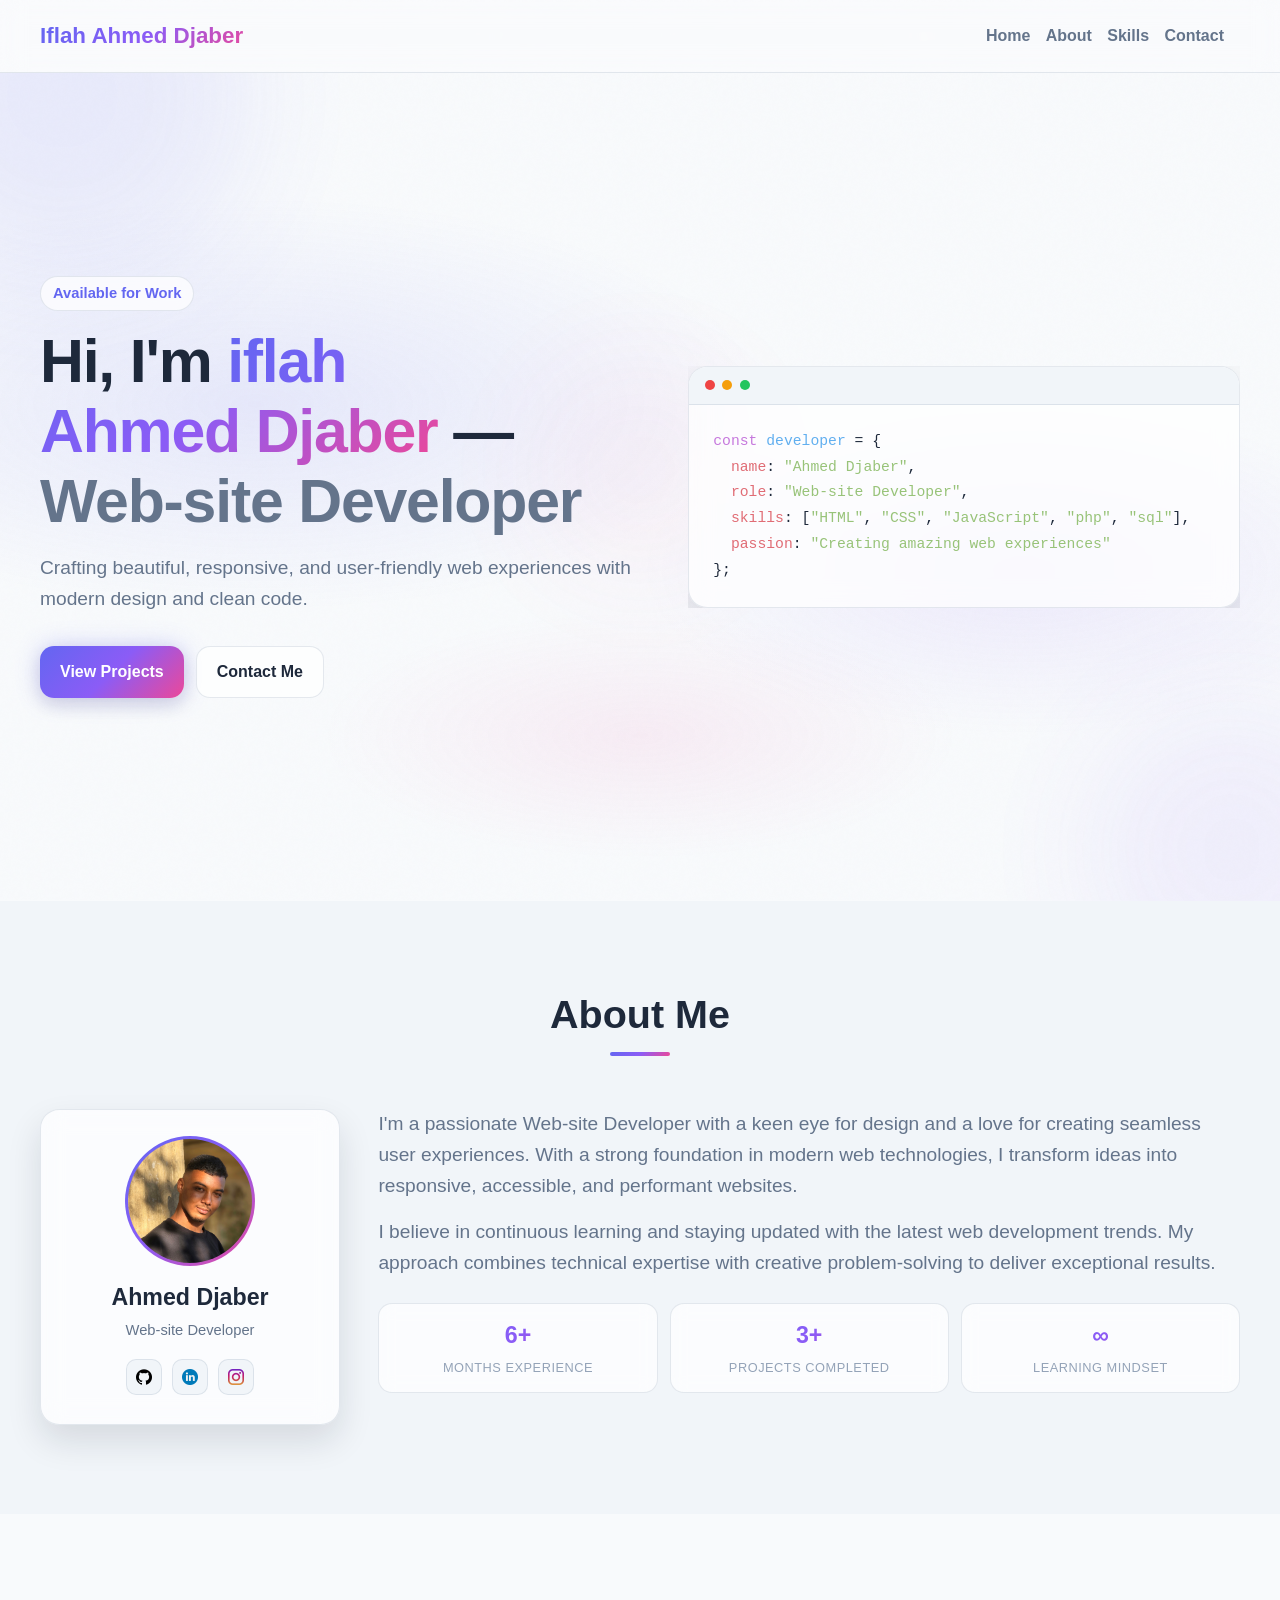
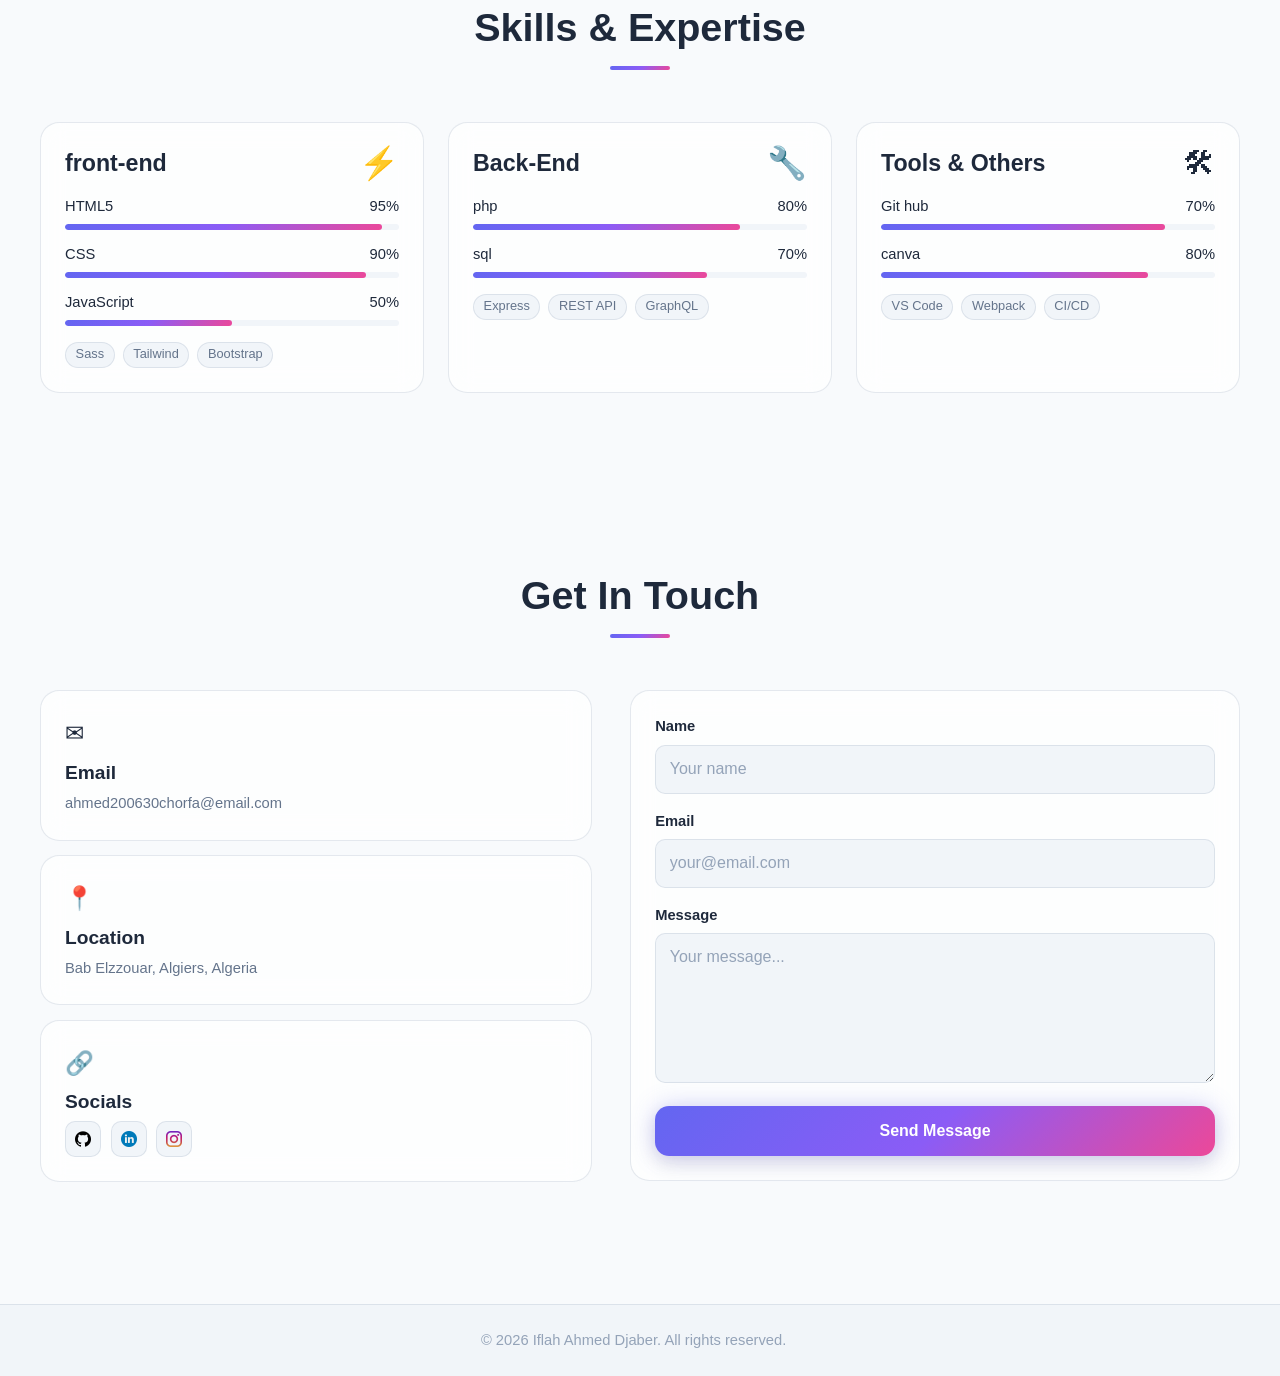
<file: index.html>
<!DOCTYPE html>
<html lang="en">
<head>
    <meta charset="UTF-8">
    <meta name="viewport" content="width=device-width, initial-scale=1.0">
    <title>Ahmed Djaber | Web-site Developer</title>
      <link rel="icon" t href="image/logo adi.svg" />
    <link rel="stylesheet" href="style.css">
</head>
<body>
    <!-- Theme Toggle Checkbox (hidden) -->
    <input type="checkbox" id="theme-toggle" class="theme-toggle">

    <!-- Main Wrapper -->
    <div class="wrapper">
        <!-- Header -->
        <header class="header">
            <div class="container header__container">
                <a href="#home" class="logo">Iflah Ahmed Djaber</a>

                <input type="checkbox" id="mobile-menu" class="mobile-menu-checkbox">

                <nav class="nav">
                    <ul class="nav__list">
                        <li class="nav__item"><a href="#home" class="nav__link">Home</a></li>
                        <li class="nav__item"><a href="#about" class="nav__link">About</a></li>
                        <li class="nav__item"><a href="#skills" class="nav__link">Skills</a></li>
                        <li class="nav__item"><a href="#contact" class="nav__link">Contact</a></li>
                    </ul>
                </nav>

                <!-- Theme Toggle Label -->
                

                <!-- Mobile Menu Toggle -->
                <label for="mobile-menu" class="mobile-menu-label">
                    <span class="hamburger"></span>
                </label>
            </div>
        </header>

        <!-- Main Content -->
        <main class="main">
            <!-- Hero Section -->
            <section id="home" class="hero">
                <div class="hero__bg">
                    <div class="hero__blob hero__blob--1"></div>
                    <div class="hero__blob hero__blob--2"></div>
                    <div class="hero__blob hero__blob--3"></div>
                </div>
                <div class="container hero__container">
                    <div class="hero__content">
                        <span class="hero__badge">Available for Work</span>
                        <h1 class="hero__title">
                            Hi, I'm <span class="hero__name">iflah Ahmed Djaber</span> — <br>
                            <span class="hero__role">Web-site Developer</span>
                        </h1>
                        <p class="hero__subtitle">
                            Crafting beautiful, responsive, and user-friendly web experiences with modern design and clean code.
                        </p>
                        <div class="hero__buttons">
                            <a href="#skills" class="btn btn--primary">
                                <span class="btn__text">View Projects</span>
                                <span class="btn__ripple"></span>
                            </a>
                            <a href="#contact" class="btn btn--secondary">
                                <span class="btn__text">Contact Me</span>
                                <span class="btn__ripple"></span>
                            </a>
                        </div>
                    </div>
                    <div class="hero__visual">
                        <div class="hero__code-block">
                            <div class="code-block__header">
                                <span class="code-block__dot code-block__dot--red"></span>
                                <span class="code-block__dot code-block__dot--yellow"></span>
                                <span class="code-block__dot code-block__dot--green"></span>
                            </div>
                            <pre class="code-block__content"><code><span class="code-keyword">const</span> <span class="code-variable">developer</span> = {
  <span class="code-property">name</span>: <span class="code-string">"Ahmed Djaber"</span>,
  <span class="code-property">role</span>: <span class="code-string">"Web-site Developer"</span>,
  <span class="code-property">skills</span>: [<span class="code-string">"HTML"</span>, <span class="code-string">"CSS"</span>, <span class="code-string">"JavaScript"</span>, <span class="code-string">"php"</span>, <span class="code-string">"sql"</span>],
  <span class="code-property">passion</span>: <span class="code-string">"Creating amazing web experiences"</span>
};</code></pre>
                        </div>
                    </div>
                </div>
            </section>

            <!-- About Section -->
            <section id="about" class="about">
                <div class="container">
                    <h2 class="section__title">About Me</h2>
                    <div class="about__grid">
                        <div class="about__card">
                            <div class="profile-card">
                                <div class="profile-card__avatar">
                                    <img src="image/ahmed.JPG" alt="Ahmed Djaber" class="profile-card__avatar-img">
                                </div>
                                <h3 class="profile-card__name">Ahmed Djaber</h3>
                                <p class="profile-card__role">Web-site Developer</p>
                                <div class="profile-card__socials">
                                 <a href="https://github.com/ahmeddjaber" class="social-btn"><img src="image/github.png" alt=""></a>
                                    <a href="https://www.linkedin.com/in/iflah-ahmed-djaber-299456271?utm_source=share_via&utm_content=profile&utm_medium=member_ios" class="social-btn"><img src="image/linkedin.png" alt=""></a>
                                    <a href="https://www.instagram.com/ahmeddjabariflah?igsh=c3Rma3FjZjhzeHdn" class="social-btn"><img src="image/instagram.png" alt=""></a>
                                </div>
                            </div>
                        </div>
                        <div class="about__content">
                            <p class="about__text">
                                I'm a passionate Web-site Developer with a keen eye for design and a love for creating seamless user experiences. With a strong foundation in modern web technologies, I transform ideas into responsive, accessible, and performant websites.
                            </p>
                            <p class="about__text">
                                I believe in continuous learning and staying updated with the latest web development trends. My approach combines technical expertise with creative problem-solving to deliver exceptional results.
                            </p>
                            <div class="about__stats">
                                <div class="stat-pill">
                                    <span class="stat-pill__number">6+</span>
                                    <span class="stat-pill__label">months Experience</span>
                                </div>
                                <div class="stat-pill">
                                    <span class="stat-pill__number">3+</span>
                                    <span class="stat-pill__label">Projects Completed</span>
                                </div>
                                <div class="stat-pill">
                                    <span class="stat-pill__number">∞</span>
                                    <span class="stat-pill__label">Learning Mindset</span>
                                </div>
                            </div>
                        </div>
                    </div>
                </div>
            </section>

            <!-- Skills Section -->
            <section id="skills" class="skills">
                <div class="container">
                    <h2 class="section__title">Skills & Expertise</h2>
                    <div class="skills__grid">
                        <!-- Web-site Card -->
                        <div class="skill-card">
                            <div class="skill-card__header">
                                <h3 class="skill-card__title">front-end</h3>
                                <span class="skill-card__icon">⚡</span>
                            </div>
                            <div class="skill-card__content">
                                <div class="skill-item">
                                    <div class="skill-item__info">
                                        <span class="skill-item__name">HTML5</span>
                                        <span class="skill-item__percent">95%</span>
                                    </div>
                                    <div class="skill-item__bar">
                                        <div class="skill-item__progress" style="--progress: 95%"></div>
                                    </div>
                                </div>
                                <div class="skill-item">
                                    <div class="skill-item__info">
                                        <span class="skill-item__name">CSS</span>
                                        <span class="skill-item__percent">90%</span>
                                    </div>
                                    <div class="skill-item__bar">
                                        <div class="skill-item__progress" style="--progress: 90%"></div>
                                    </div>
                                </div>
                                <div class="skill-item">
                                    <div class="skill-item__info">
                                        <span class="skill-item__name">JavaScript</span>
                                        <span class="skill-item__percent">50%</span>
                                    </div>
                                    <div class="skill-item__bar">
                                        <div class="skill-item__progress" style="--progress: 50%"></div>
                                    </div>
                                </div>
                                
                                      
                                
                            </div>
                            <div class="skill-card__badges">
                                <span class="badge">Sass</span>
                                <span class="badge">Tailwind</span>
                                <span class="badge">Bootstrap</span>
                            </div>
                        </div>

                        <!-- Back-end Card -->
                        <div class="skill-card">
                            <div class="skill-card__header">
                                <h3 class="skill-card__title">Back-End</h3>
                                <span class="skill-card__icon">🔧</span>
                            </div>
                            <div class="skill-card__content">
                                <div class="skill-item">
                                    <div class="skill-item__info">
                                        <span class="skill-item__name">php</span>
                                        <span class="skill-item__percent">80%</span>
                                    </div>
                                    <div class="skill-item__bar">
                                        <div class="skill-item__progress" style="--progress: 80%"></div>
                                    </div>
                                </div>
                                <div class="skill-item">
                                    <div class="skill-item__info">
                                        <span class="skill-item__name">sql</span>
                                        <span class="skill-item__percent">70%</span>
                                    </div>
                                    <div class="skill-item__bar">
                                        <div class="skill-item__progress" style="--progress: 70%"></div>
                                    </div>
                                </div>
                                
                            </div>
                            <div class="skill-card__badges">
                                <span class="badge">Express</span>
                                <span class="badge">REST API</span>
                                <span class="badge">GraphQL</span>
                            </div>
                        </div>

                        <!-- Tools Card -->
                        <div class="skill-card">
                            <div class="skill-card__header">
                                <h3 class="skill-card__title">Tools & Others</h3>
                                <span class="skill-card__icon">🛠</span>
                            </div>
                            <div class="skill-card__content">
                                <div class="skill-item">
                                    <div class="skill-item__info">
                                        <span class="skill-item__name">Git hub</span>
                                        <span class="skill-item__percent">70%</span>
                                    </div>
                                    <div class="skill-item__bar">
                                        <div class="skill-item__progress" style="--progress: 85%"></div>
                                    </div>
                                </div>
                                <div class="skill-item">
                                    <div class="skill-item__info">
                                        <span class="skill-item__name">canva</span>
                                        <span class="skill-item__percent">80%</span>
                                    </div>
                                    <div class="skill-item__bar">
                                        <div class="skill-item__progress" style="--progress: 80%"></div>
                                    </div>
                                </div>
                              
                            </div>
                            <div class="skill-card__badges">
                                <span class="badge">VS Code</span>
                                <span class="badge">Webpack</span>
                                <span class="badge">CI/CD</span>
                            </div>
                        </div>
                    </div>
                </div>
            </section>

            <!-- Contact Section -->
            <section id="contact" class="contact">
                <div class="container">
                    <h2 class="section__title">Get In Touch</h2>
                    <div class="contact__grid">
                        <div class="contact__info">
                            <div class="contact-card">
                                <span class="contact-card__icon">✉</span>
                                <h3 class="contact-card__title">Email</h3>
                                <p class="contact-card__text">ahmed200630chorfa@email.com</p>
                            </div>
                            <div class="contact-card">
                                <span class="contact-card__icon">📍</span>
                                <h3 class="contact-card__title">Location</h3>
                                <p class="contact-card__text">Bab Elzzouar, Algiers, Algeria</p>
                            </div>
                            <div class="contact-card">
                                <span class="contact-card__icon">🔗</span>
                                <h3 class="contact-card__title">Socials</h3>
                                <div class="contact-card__socials">
                                    <a href="https://github.com/ahmeddjaber" class="social-btn"><img src="image/github.png" alt=""></a>
                                    <a href="https://www.linkedin.com/in/iflah-ahmed-djaber-299456271?utm_source=share_via&utm_content=profile&utm_medium=member_ios" class="social-btn"><img src="image/linkedin.png" alt=""></a>
                                    <a href="https://www.instagram.com/ahmeddjabariflah?igsh=c3Rma3FjZjhzeHdn" class="social-btn"><img src="image/instagram.png" alt=""></a>
                                </div>
                            </div>
                        </div>
                        <form name="contact" method="POST" data-netlify="true" action="thankyou.html" class="contact-form">
                          <input type="hidden" name="form-name" value="contact">
                            <div class="form-group">
                                <label for="name" class="form-label">Name</label>
                                <input type="text" id="name" name="name" class="form-input" required placeholder="Your name">
                            </div>
                            <div class="form-group">
                                <label for="email" class="form-label">Email</label>
                                <input type="email" id="email" name="email" class="form-input" required placeholder="your@email.com">
                            </div>
                            <div class="form-group">
                                <label for="message" class="form-label">Message</label>
                                <textarea id="message" name="message" class="form-input form-textarea" required placeholder="Your message..."></textarea>
                            </div>
                            <button type="submit" class="btn btn--primary btn--full">
                                <span class="btn__text">Send Message</span>
                                <span class="btn__ripple"></span>
                            </button>
                        </form>
                    </div>
                </div>
            </section>
        </main>

        <!-- Footer -->
        <footer class="footer">
            <div class="container footer__container">
                <p class="footer__copy">© 2026 Iflah Ahmed Djaber. All rights reserved.</p>
                <div class="footer__links">
                  
                </div>
            </div>
        </footer>
</file>
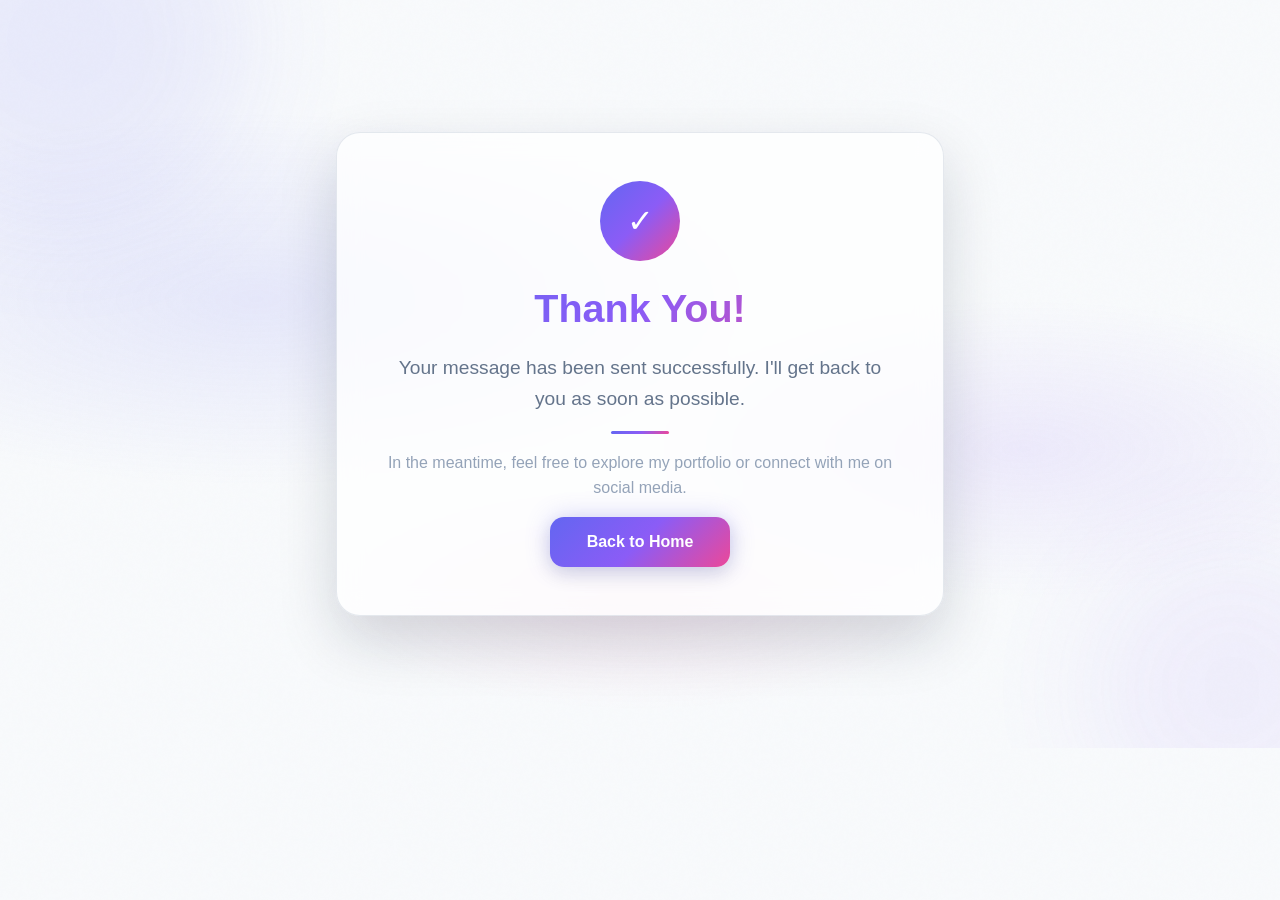
<file: thankyou.html>
<!DOCTYPE html>
<html lang="en">
<head>
    <meta charset="UTF-8">
    <meta name="viewport" content="width=device-width, initial-scale=1.0">
    <title>Thank You | Ahmed Djaber</title>
    <link rel="stylesheet" href="style.css">
</head>
<body>
    <!-- Theme Toggle Checkbox (hidden) -->
    <input type="checkbox" id="theme-toggle" class="theme-toggle">

    <!-- Main Wrapper -->
    <div class="wrapper">
        <!-- Header -->
        

        <!-- Thank You Section -->
        <main class="main">
            <section class="thankyou">
                <div class="thankyou__bg">
                    <div class="hero__blob hero__blob--1"></div>
                    <div class="hero__blob hero__blob--2"></div>
                </div>
                
                <div class="container thankyou__container">
                    <div class="thankyou__card">
                        <div class="thankyou__icon">✓</div>
                        <h1 class="thankyou__title">Thank You!</h1>
                        <p class="thankyou__message">
                            Your message has been sent successfully. I'll get back to you as soon as possible.
                        </p>
                        <div class="thankyou__divider"></div>
                        <p class="thankyou__submessage">
                            In the meantime, feel free to explore my portfolio or connect with me on social media.
                        </p>
                        <div class="thankyou__buttons">
                            <a href="index.html" class="btn btn--primary">
                                <span class="btn__text">Back to Home</span>
                                <span class="btn__ripple"></span>
                            </a>
                        </div>
                    </div>
                </div>
            </section>
        </main>

        <!-- Footer -->
        
</body>
</html>
</file>
<file: style.css>
/* ========================================
   DESIGN TOKENS
   ======================================== */

:root {
    --color-bg-primary: #f8fafc;
    --color-bg-secondary: #f1f5f9;
    --color-bg-card: rgba(255, 255, 255, 0.72);
    --color-bg-glass: rgba(255, 255, 255, 0.28);

    --color-text-primary: #1e293b;
    --color-text-secondary: #64748b;
    --color-text-muted: #94a3b8;

    --color-accent-primary: #6366f1;
    --color-accent-secondary: #8b5cf6;
    --color-accent-tertiary: #ec4899;
    --color-accent-gradient: linear-gradient(135deg, #6366f1 0%, #8b5cf6 50%, #ec4899 100%);

    --color-border: rgba(148, 163, 184, 0.24);
    --color-border-light: rgba(148, 163, 184, 0.12);

    --shadow-sm: 0 1px 2px rgba(0, 0, 0, 0.06);
    --shadow-md: 0 8px 18px rgba(15, 23, 42, 0.1);
    --shadow-lg: 0 16px 34px rgba(15, 23, 42, 0.12);
    --shadow-xl: 0 24px 60px rgba(15, 23, 42, 0.16);
    --shadow-glow: 0 0 24px rgba(99, 102, 241, 0.28);

    --radius-sm: 0.375rem;
    --radius-md: 0.625rem;
    --radius-lg: 0.875rem;
    --radius-xl: 1.2rem;
    --radius-2xl: 1.5rem;
    --radius-full: 9999px;

    --font-family: -apple-system, BlinkMacSystemFont, "Segoe UI", Roboto, "Helvetica Neue", Arial, sans-serif;

    --fs-xs: clamp(0.72rem, 0.68rem + 0.2vw, 0.8rem);
    --fs-sm: clamp(0.84rem, 0.8rem + 0.2vw, 0.92rem);
    --fs-base: clamp(0.95rem, 0.9rem + 0.2vw, 1rem);
    --fs-lg: clamp(1.05rem, 1rem + 0.35vw, 1.2rem);
    --fs-xl: clamp(1.2rem, 1.08rem + 0.6vw, 1.45rem);
    --fs-2xl: clamp(1.45rem, 1.2rem + 1vw, 2rem);
    --fs-3xl: clamp(1.75rem, 1.35rem + 1.4vw, 2.6rem);
    --fs-display: clamp(2rem, 1.4rem + 3vw, 3.8rem);

    --space-2xs: 0.25rem;
    --space-xs: 0.5rem;
    --space-sm: 0.75rem;
    --space-md: 1rem;
    --space-lg: 1.5rem;
    --space-xl: 2rem;
    --space-2xl: clamp(2.25rem, 1.7rem + 2vw, 3.75rem);
    --space-3xl: clamp(3rem, 2.2rem + 3vw, 5.5rem);

    --container-max: 1200px;
    --container-pad: clamp(0.9rem, 2.8vw, 1.5rem);
    --section-pad: clamp(3.2rem, 7vw, 6rem);
    --header-height: 4.5rem;

    --transition-fast: 160ms ease;
    --transition-base: 280ms ease;
    --transition-slow: 380ms ease;
}

.theme-toggle:checked ~ .wrapper {
    --color-bg-primary: #0f172a;
    --color-bg-secondary: #1e293b;
    --color-bg-card: rgba(30, 41, 59, 0.72);
    --color-bg-glass: rgba(30, 41, 59, 0.3);

    --color-text-primary: #f1f5f9;
    --color-text-secondary: #cbd5e1;
    --color-text-muted: #7f8ea3;

    --color-border: rgba(100, 116, 139, 0.35);
    --color-border-light: rgba(100, 116, 139, 0.16);

    --shadow-sm: 0 1px 2px rgba(0, 0, 0, 0.25);
    --shadow-md: 0 8px 18px rgba(0, 0, 0, 0.3);
    --shadow-lg: 0 16px 34px rgba(0, 0, 0, 0.34);
    --shadow-xl: 0 24px 60px rgba(0, 0, 0, 0.45);
}

/* ========================================
   BASE
   ======================================== */

*,
*::before,
*::after {
    box-sizing: border-box;
}

html {
    font-size: 16px;
    scroll-behavior: smooth;
    overflow-x: clip;
    max-width: 100vw;
}

body {
    margin: 0;
    min-width: 320px;
    font-family: var(--font-family);
    font-size: var(--fs-base);
    line-height: 1.6;
    color: var(--color-text-primary);
    background: var(--color-bg-primary);
    transition: background-color var(--transition-slow), color var(--transition-slow);
    overflow-x: clip;
    max-width: 100vw;
}

body::before {
    content: "";
    position: fixed;
    inset: 0;
    pointer-events: none;
    opacity: 0.015;
    z-index: 0;
    background-image: url("data:image/svg+xml,%3Csvg viewBox='0 0 200 200' xmlns='http://www.w3.org/2000/svg'%3E%3Cfilter id='noiseFilter'%3E%3CfeTurbulence type='fractalNoise' baseFrequency='0.9' numOctaves='4' stitchTiles='stitch'/%3E%3C/filter%3E%3Crect width='100%25' height='100%25' filter='url(%23noiseFilter)'/%3E%3C/svg%3E");
}

img,
svg,
video,
canvas {
    max-width: 100%;
    height: auto;
    display: block;
}

pre,
code {
    max-width: 100%;
    overflow-x: auto;
}

a {
    color: inherit;
    max-width: 100%;
}

section {
    padding: var(--section-pad) 0;
    max-width: 100vw;
}

.theme-toggle {
    display: none;
}

.wrapper {
    min-height: 100vh;
    position: relative;
    z-index: 1;
    isolation: isolate;
    max-width: 100vw;
    overflow-x: clip;
}

.container {
    width: min(var(--container-max), calc(100% - (2 * var(--container-pad))));
    margin-inline: auto;
    max-width: 100%;
}

/* ========================================
   HEADER + NAV
   ======================================== */

.header {
    position: sticky;
    top: 0;
    z-index: 1000;
    background: var(--color-bg-glass);
    border-bottom: 1px solid var(--color-border);
    backdrop-filter: blur(12px);
    -webkit-backdrop-filter: blur(12px);
    max-width: 100vw;
    overflow-x: clip;
}

.header__container {
    min-height: var(--header-height);
    display: grid;
    grid-template-columns: minmax(0, 1fr) auto auto;
    align-items: center;
    gap: var(--space-md);
}

.logo {
    font-size: clamp(1.05rem, 0.88rem + 0.9vw, 1.4rem);
    font-weight: 800;
    text-decoration: none;
    line-height: 1.2;
    background: var(--color-accent-gradient);
    -webkit-background-clip: text;
    background-clip: text;
    -webkit-text-fill-color: transparent;
    max-width: min(17ch, 100%);
    white-space: nowrap;
    overflow: hidden;
    text-overflow: ellipsis;
}

.nav {
    justify-self: center;
}

.nav__list {
    list-style: none;
    margin: 0;
    padding: 0;
    display: flex;
    align-items: center;
    gap: clamp(0.9rem, 1.2vw, 1.8rem);
}

.nav__link {
    position: relative;
    display: inline-block;
    text-decoration: none;
    font-weight: 550;
    color: var(--color-text-secondary);
    padding: 0.4rem 0;
}

.nav__link::after {
    content: "";
    position: absolute;
    left: 0;
    bottom: 0;
    width: 0;
    height: 2px;
    border-radius: var(--radius-full);
    background: var(--color-accent-gradient);
    transition: width var(--transition-base);
}

.nav__link:hover,
.nav__link:focus-visible {
    color: var(--color-text-primary);
}

.nav__link:hover::after,
.nav__link:focus-visible::after {
    width: 100%;
}

.theme-toggle-label {
    width: 50px;
    height: 28px;
    border-radius: var(--radius-full);
    border: 1px solid var(--color-border);
    background: var(--color-bg-secondary);
    display: inline-flex;
    align-items: center;
    justify-content: space-between;
    padding: 0 4px;
    cursor: pointer;
    position: relative;
    transition: background-color var(--transition-base);
}

.toggle-icon {
    position: absolute;
    font-size: var(--fs-sm);
    transition: transform var(--transition-base), opacity var(--transition-base);
}

.toggle-icon--sun {
    opacity: 0;
    transform: rotate(-90deg) scale(0);
    color: #f59e0b;
}

.toggle-icon--moon {
    opacity: 1;
    transform: rotate(0deg) scale(1);
    color: #6366f1;
}

.theme-toggle:checked ~ .wrapper .toggle-icon--sun {
    opacity: 1;
    transform: rotate(0deg) scale(1);
}

.theme-toggle:checked ~ .wrapper .toggle-icon--moon {
    opacity: 0;
    transform: rotate(90deg) scale(0);
}

.mobile-menu-checkbox {
    display: none;
}

.mobile-menu-label {
    display: none;
    align-items: center;
    justify-content: center;
    width: 42px;
    height: 42px;
    border: 1px solid var(--color-border);
    border-radius: var(--radius-md);
    background: var(--color-bg-card);
    cursor: pointer;
}

.hamburger,
.hamburger::before,
.hamburger::after {
    width: 20px;
    height: 2px;
    border-radius: var(--radius-full);
    background: var(--color-text-primary);
    transition: transform var(--transition-fast), opacity var(--transition-fast);
}

.hamburger {
    position: relative;
}

.hamburger::before,
.hamburger::after {
    content: "";
    position: absolute;
    left: 0;
}

.hamburger::before {
    top: -6px;
}

.hamburger::after {
    top: 6px;
}

/* ========================================
   HERO
   ======================================== */

.hero {
    position: relative;
    min-height: calc(100svh - var(--header-height));
    display: grid;
    align-items: center;
    overflow: clip;
    padding: var(--space-2xl) 0;
}

.hero__bg {
    position: absolute;
    inset: 0;
    z-index: -1;
    overflow: hidden;
}

.hero__bg::before {
    content: "";
    position: absolute;
    inset: 0;
    background:
        radial-gradient(ellipse 80% 50% at 20% 40%, rgba(99, 102, 241, 0.12) 0%, transparent 50%),
        radial-gradient(ellipse 60% 40% at 80% 60%, rgba(139, 92, 246, 0.1) 0%, transparent 50%),
        radial-gradient(ellipse 50% 30% at 50% 80%, rgba(236, 72, 153, 0.08) 0%, transparent 50%);
    animation: gradientShift 15s ease-in-out infinite alternate;
}

.hero__blob {
    position: absolute;
    border-radius: 50%;
    filter: blur(60px);
    opacity: 0.45;
    animation: blobFloat 20s ease-in-out infinite;
    pointer-events: none;
}

.hero__blob--1 {
    width: min(62vw, 380px);
    aspect-ratio: 1;
    top: -20%;
    left: -10%;
    background: rgba(99, 102, 241, 0.22);
}

.hero__blob--2 {
    width: min(48vw, 300px);
    aspect-ratio: 1;
    bottom: -12%;
    right: -8%;
    background: rgba(139, 92, 246, 0.16);
    animation-delay: -6s;
}

.hero__blob--3 {
    width: min(34vw, 220px);
    aspect-ratio: 1;
    top: 48%;
    left: 50%;
    transform: translate(-50%, -50%);
    background: rgba(236, 72, 153, 0.12);
    animation-delay: -12s;
}

.hero__container {
    display: grid;
    grid-template-columns: minmax(0, 1.05fr) minmax(0, 0.95fr);
    align-items: center;
    gap: clamp(1.5rem, 3vw, 3rem);
}

.hero__badge {
    display: inline-block;
    padding: 0.3rem 0.75rem;
    border-radius: var(--radius-full);
    border: 1px solid var(--color-border);
    background: var(--color-bg-card);
    color: var(--color-accent-primary);
    font-size: var(--fs-sm);
    font-weight: 600;
    margin-bottom: var(--space-md);
    backdrop-filter: blur(8px);
}

.hero__title {
    margin: 0 0 var(--space-md);
    font-size: var(--fs-display);
    line-height: 1.15;
    letter-spacing: -0.02em;
    text-wrap: balance;
    overflow-wrap: anywhere;
    word-break: break-word;
    word-wrap: break-word;
}

.hero__name {
    background: var(--color-accent-gradient);
    -webkit-background-clip: text;
    background-clip: text;
    -webkit-text-fill-color: transparent;
}

.hero__role {
    color: var(--color-text-secondary);
    font-weight: 650;
}

.hero__subtitle {
    margin: 0 0 var(--space-xl);
    max-width: 58ch;
    font-size: var(--fs-lg);
    color: var(--color-text-secondary);
    overflow-wrap: anywhere;
    word-wrap: break-word;
}

.header,
.main,
section,
.footer {
    overflow-x: clip;
}

.hero__buttons {
    display: flex;
    flex-wrap: wrap;
    gap: var(--space-sm);
    justify-content: flex-start;
}

.btn {
    border: 0;
    text-decoration: none;
    position: relative;
    display: inline-flex;
    align-items: center;
    justify-content: center;
    min-height: 44px;
    padding: 0.75rem 1.25rem;
    border-radius: var(--radius-lg);
    font: inherit;
    font-size: var(--fs-base);
    font-weight: 650;
    cursor: pointer;
    overflow: hidden;
    transition: transform var(--transition-fast), box-shadow var(--transition-fast), border-color var(--transition-fast);
}

.btn__text {
    position: relative;
    z-index: 1;
}

.btn__ripple {
    position: absolute;
    inset: 0;
    background: radial-gradient(circle, rgba(255, 255, 255, 0.3) 0%, transparent 72%);
    opacity: 0;
    transform: scale(0.2);
    transition: opacity var(--transition-fast), transform 480ms ease;
}

.btn:hover .btn__ripple,
.btn:focus-visible .btn__ripple {
    opacity: 1;
    transform: scale(2);
}

.btn--primary {
    color: #fff;
    background: var(--color-accent-gradient);
    box-shadow: var(--shadow-md), var(--shadow-glow);
}

.btn--secondary {
    color: var(--color-text-primary);
    background: var(--color-bg-card);
    border: 1px solid var(--color-border);
}

.btn:hover,
.btn:focus-visible {
    transform: translateY(-2px);
}

.btn--full {
    width: 100%;
}

.hero__visual {
    width: 100%;
    max-width: 100%;
    overflow: hidden;
}

.hero__code-block {
    border-radius: var(--radius-xl);
    border: 1px solid var(--color-border);
    background: var(--color-bg-card);
    box-shadow: var(--shadow-xl);
    backdrop-filter: blur(12px);
    overflow: hidden;
    width: 100%;
    max-width: min(100%, 42rem);
    margin-inline: auto;
}

.code-block__header {
    display: flex;
    gap: 0.45rem;
    padding: 0.85rem 1rem;
    border-bottom: 1px solid var(--color-border);
    background: var(--color-bg-secondary);
}

.code-block__dot {
    width: 10px;
    aspect-ratio: 1;
    border-radius: 50%;
}

.code-block__dot--red {
    background: #ef4444;
}

.code-block__dot--yellow {
    background: #f59e0b;
}

.code-block__dot--green {
    background: #22c55e;
}

.code-block__content {
    margin: 0;
    padding: var(--space-lg);
    overflow-x: auto;
    overflow-y: hidden;
    font-family: "SF Mono", "Monaco", "Inconsolata", "Fira Mono", monospace;
    font-size: var(--fs-sm);
    line-height: 1.75;
    white-space: pre;
    max-width: 100%;
}

.code-block__content code {
    display: block;
    min-width: min-content;
}

.code-keyword {
    color: #c678dd;
}

.code-variable {
    color: #61afef;
}

.code-property {
    color: #e06c75;
}

.code-string {
    color: #98c379;
}

/* ========================================
   SHARED SECTION STYLES
   ======================================== */

.section__title {
    margin: 0 0 var(--space-2xl);
    text-align: center;
    font-size: var(--fs-3xl);
    line-height: 1.2;
    text-wrap: balance;
}

.section__title::after {
    content: "";
    display: block;
    width: 60px;
    height: 4px;
    margin: 0.9rem auto 0;
    border-radius: var(--radius-full);
    background: var(--color-accent-gradient);
}

/* ========================================
   ABOUT
   ======================================== */

.about {
    background: var(--color-bg-secondary);
    max-width: 100vw;
    overflow-x: clip;
}

.about__grid {
    display: grid;
    grid-template-columns: minmax(240px, 300px) minmax(0, 1fr);
    align-items: start;
    gap: clamp(1.25rem, 3vw, 3rem);
}

.profile-card {
    text-align: center;
    border-radius: var(--radius-xl);
    border: 1px solid var(--color-border);
    background: var(--color-bg-card);
    backdrop-filter: blur(12px);
    box-shadow: var(--shadow-lg);
    padding: clamp(1rem, 3vw, 1.8rem);
}

.profile-card__avatar {
    width: clamp(98px, 30vw, 124px);
    aspect-ratio: 1;
    margin: 0 auto 1rem;
    position: relative;
}

.profile-card__avatar::before {
    content: "";
    position: absolute;
    inset: -3px;
    border-radius: 50%;
    background: var(--color-accent-gradient);
    z-index: -1;
    animation: rotateGradient 3.2s linear infinite;
}

.profile-card__avatar-img {
    width: 100%;
    height: 100%;
    border-radius: 50%;
    object-fit: cover;
}

.profile-card__name {
    margin: 0;
    font-size: var(--fs-xl);
}

.profile-card__role {
    margin: 0.2rem 0 1rem;
    font-size: var(--fs-sm);
    color: var(--color-text-secondary);
}

.profile-card__socials,
.contact-card__socials {
    display: flex;
    align-items: center;
    gap: 0.6rem;
    flex-wrap: wrap;
}

.profile-card__socials {
    justify-content: center;
}

.about__text {
    margin: 0 0 1rem;
    font-size: var(--fs-lg);
    color: var(--color-text-secondary);
    overflow-wrap: anywhere;
    word-wrap: break-word;
}

.about__stats {
    margin-top: var(--space-lg);
    display: grid;
    grid-template-columns: repeat(auto-fit, minmax(min(100%, 9.5rem), 1fr));
    gap: 0.75rem;
}

.stat-pill {
    min-width: 0;
    text-align: center;
    padding: 0.8rem 0.9rem;
    border-radius: var(--radius-lg);
    border: 1px solid var(--color-border);
    background: var(--color-bg-card);
    backdrop-filter: blur(8px);
}

.stat-pill__number {
    display: block;
    font-size: var(--fs-xl);
    font-weight: 800;
    background: var(--color-accent-gradient);
    -webkit-background-clip: text;
    background-clip: text;
    -webkit-text-fill-color: transparent;
}

.stat-pill__label {
    font-size: var(--fs-xs);
    color: var(--color-text-muted);
    text-transform: uppercase;
    letter-spacing: 0.04em;
}

/* ========================================
   SKILLS
   ======================================== */

.skills__grid {
    display: grid;
    grid-template-columns: repeat(auto-fit, minmax(min(100%, 17.25rem), 1fr));
    gap: clamp(0.9rem, 2vw, 1.5rem);
}

.skill-card {
    position: relative;
    min-width: 0;
    border-radius: var(--radius-xl);
    border: 1px solid var(--color-border);
    background: var(--color-bg-card);
    backdrop-filter: blur(12px);
    padding: clamp(1rem, 2.4vw, 1.5rem);
    overflow: hidden;
}

.skill-card::before {
    content: "";
    position: absolute;
    inset: 0;
    border-radius: inherit;
    padding: 2px;
    background: var(--color-accent-gradient);
    -webkit-mask: linear-gradient(#fff 0 0) content-box, linear-gradient(#fff 0 0);
    mask: linear-gradient(#fff 0 0) content-box, linear-gradient(#fff 0 0);
    -webkit-mask-composite: xor;
    mask-composite: exclude;
    opacity: 0;
    transition: opacity var(--transition-base);
}

.skill-card:hover::before {
    opacity: 1;
}

.skill-card__header {
    display: flex;
    align-items: center;
    justify-content: space-between;
    gap: 0.75rem;
    margin-bottom: 1rem;
}

.skill-card__title {
    margin: 0;
    font-size: var(--fs-xl);
    line-height: 1.2;
}

.skill-card__icon {
    font-size: var(--fs-2xl);
    line-height: 1;
}

.skill-item {
    margin-bottom: 0.85rem;
}

.skill-item:last-child {
    margin-bottom: 0;
}

.skill-item__info {
    display: flex;
    justify-content: space-between;
    gap: 0.75rem;
    margin-bottom: 0.3rem;
}

.skill-item__name,
.skill-item__percent {
    font-size: var(--fs-sm);
}

.skill-item__bar {
    height: 6px;
    border-radius: var(--radius-full);
    background: var(--color-bg-secondary);
    overflow: hidden;
}

.skill-item__progress {
    width: var(--progress, 0%);
    height: 100%;
    border-radius: inherit;
    background: var(--color-accent-gradient);
    animation: progressFill 1s ease-out forwards;
}

.skill-card__badges {
    margin-top: 1rem;
    display: flex;
    flex-wrap: wrap;
    gap: 0.5rem;
}

.badge {
    display: inline-block;
    border-radius: var(--radius-full);
    border: 1px solid var(--color-border);
    background: var(--color-bg-secondary);
    color: var(--color-text-secondary);
    font-size: var(--fs-xs);
    line-height: 1;
    padding: 0.35rem 0.6rem;
}

/* ========================================
   CONTACT
   ======================================== */

.contact__grid {
    display: grid;
    grid-template-columns: minmax(0, 0.95fr) minmax(0, 1.05fr);
    gap: clamp(1rem, 3vw, 2.4rem);
    align-items: start;
}

.contact__info {
    display: grid;
    gap: 0.9rem;
}

.contact-card,
.contact-form {
    border-radius: var(--radius-xl);
    border: 1px solid var(--color-border);
    background: var(--color-bg-card);
    backdrop-filter: blur(12px);
    padding: clamp(0.95rem, 2.2vw, 1.5rem);
}

.contact-card__icon {
    display: inline-block;
    font-size: var(--fs-xl);
    margin-bottom: 0.35rem;
}

.contact-card__title {
    margin: 0 0 0.2rem;
    font-size: var(--fs-lg);
}

.contact-card__text {
    margin: 0;
    font-size: var(--fs-sm);
    color: var(--color-text-secondary);
    overflow-wrap: anywhere;
    word-wrap: break-word;
}

.social-btn {
    width: 36px;
    height: 36px;
    display: inline-flex;
    align-items: center;
    justify-content: center;
    border-radius: var(--radius-md);
    border: 1px solid var(--color-border);
    background: var(--color-bg-secondary);
    text-decoration: none;
}

.social-btn img {
    width: 16px;
    height: 16px;
}

.form-group {
    margin-bottom: 1rem;
}

.form-label {
    display: block;
    margin-bottom: 0.35rem;
    font-size: var(--fs-sm);
    font-weight: 600;
}

.form-input {
    width: 100%;
    border-radius: var(--radius-md);
    border: 1px solid var(--color-border);
    background: var(--color-bg-secondary);
    color: var(--color-text-primary);
    font: inherit;
    font-size: var(--fs-base);
    line-height: 1.5;
    padding: 0.72rem 0.85rem;
}

.form-input::placeholder {
    color: var(--color-text-muted);
}

.form-input:focus {
    outline: none;
    border-color: var(--color-accent-primary);
    box-shadow: 0 0 0 3px rgba(99, 102, 241, 0.16);
}

.form-textarea {
    min-height: 150px;
    resize: vertical;
}

/* ========================================
   FOOTER
   ======================================== */

.footer {
    margin-top: var(--space-xl);
    padding: var(--space-lg) 0;
    background: var(--color-bg-secondary);
    border-top: 1px solid var(--color-border);
    max-width: 100vw;
    overflow-x: clip;
}

.footer__container {
    display: flex;
    align-items: center;
    justify-content: center;
    gap: 0.8rem;
    flex-wrap: wrap;
    text-align: center;
}

.footer__copy {
    margin: 0;
    font-size: var(--fs-sm);
    color: var(--color-text-muted);
}

.footer__links {
    display: flex;
    gap: 1rem;
}

.footer__links:empty {
    display: none;
}

/* ========================================
   THANK YOU PAGE
   ======================================== */

.thankyou {
    position: relative;
    min-height: calc(100svh - var(--header-height) - 80px);
    display: grid;
    align-items: center;
    overflow: clip;
    padding: var(--space-2xl) 0;
}

.thankyou__bg {
    position: absolute;
    inset: 0;
    z-index: -1;
    overflow: hidden;
}

.thankyou__bg::before {
    content: "";
    position: absolute;
    inset: 0;
    background:
        radial-gradient(ellipse 80% 50% at 20% 40%, rgba(99, 102, 241, 0.12) 0%, transparent 50%),
        radial-gradient(ellipse 60% 40% at 80% 60%, rgba(139, 92, 246, 0.1) 0%, transparent 50%),
        radial-gradient(ellipse 50% 30% at 50% 80%, rgba(236, 72, 153, 0.08) 0%, transparent 50%);
    animation: gradientShift 15s ease-in-out infinite alternate;
}

.thankyou__container {
    width: min(100%, 38rem);
    margin-inline: auto;
}

.thankyou__card {
    position: relative;
    overflow: hidden;
    text-align: center;
    border-radius: var(--radius-2xl);
    border: 1px solid var(--color-border);
    background: var(--color-bg-card);
    box-shadow: var(--shadow-xl);
    backdrop-filter: blur(12px);
    padding: clamp(1.5rem, 5vw, 3rem);
}

.thankyou__card::before {
    content: "";
    position: absolute;
    top: 0;
    left: -100%;
    width: 100%;
    height: 100%;
    background: linear-gradient(90deg, transparent, rgba(255, 255, 255, 0.1), transparent);
    animation: shine 3s ease-in-out infinite;
}

.thankyou__icon {
    width: clamp(64px, 14vw, 80px);
    aspect-ratio: 1;
    margin: 0 auto 1rem;
    border-radius: 50%;
    background: var(--color-accent-gradient);
    color: #fff;
    display: grid;
    place-items: center;
    font-size: var(--fs-2xl);
    animation: scaleIn 500ms ease-out 200ms backwards, pulse 2s ease-in-out infinite 1s;
}

.thankyou__title {
    margin: 0 0 0.8rem;
    font-size: var(--fs-3xl);
    background: var(--color-accent-gradient);
    -webkit-background-clip: text;
    background-clip: text;
    -webkit-text-fill-color: transparent;
}

.thankyou__message {
    margin: 0 0 1rem;
    font-size: var(--fs-lg);
    color: var(--color-text-secondary);
}

.thankyou__divider {
    width: 58px;
    height: 3px;
    margin: 0 auto 1rem;
    border-radius: var(--radius-full);
    background: var(--color-accent-gradient);
}

.thankyou__submessage {
    margin: 0 0 1rem;
    color: var(--color-text-muted);
}

.thankyou__buttons .btn {
    min-width: min(100%, 180px);
}

/* ========================================
   RESPONSIVE BREAKPOINTS
   ======================================== */

@media (max-width: 768px) {
    .hero__container,
    .about__grid,
    .contact__grid {
        grid-template-columns: 1fr;
    }

    .hero__container {
        display: flex;
        flex-direction: column;
        gap: clamp(1.5rem, 3vw, 3rem);
    }

    .hero__content {
        order: 1;
    }

    .hero__visual,
    .hero__code {
        order: 2;
    }

    .hero__content,
    .about__content {
        text-align: center;
    }

    .hero__subtitle {
        margin-inline: auto;
    }

    .hero__buttons,
    .about__stats {
        justify-content: center;
    }

    .about__card {
        width: min(100%, 320px);
        margin-inline: auto;
    }

    .hero__title {
        font-size: clamp(1.5rem, 5vw, 2.5rem);
    }

    .hero__subtitle {
        font-size: clamp(0.95rem, 2vw, 1.1rem);
    }

    .hero__buttons {
        flex-direction: column;
        align-items: stretch;
    }

    .hero__buttons .btn {
        width: 100%;
    }

    .contact__grid {
        grid-template-columns: 1fr;
    }
}

@media (max-width: 600px) {
    :root {
        --header-height: 4rem;
    }

    .header__container {
        grid-template-columns: 1fr auto auto;
        padding: 0.5rem 0;
    }

    .mobile-menu-label {
        display: inline-flex;
        order: 3;
    }

    .theme-toggle-label {
        order: 2;
        width: 44px;
        height: 26px;
    }

    .nav {
        position: fixed;
        top: var(--header-height);
        left: var(--container-pad);
        right: var(--container-pad);
        z-index: 999;
        border: 1px solid var(--color-border);
        border-radius: var(--radius-lg);
        background: var(--color-bg-glass);
        backdrop-filter: blur(14px);
        -webkit-backdrop-filter: blur(14px);
        padding: 0.9rem;
        transform: translateY(-14px);
        opacity: 0;
        pointer-events: none;
        transition: opacity var(--transition-base), transform var(--transition-base);
    }

    .nav__list {
        flex-direction: column;
        gap: 0.6rem;
        align-items: stretch;
    }

    .nav__link {
        display: block;
        text-align: center;
        border-radius: var(--radius-md);
        padding: 0.55rem 0.75rem;
    }

    .mobile-menu-checkbox:checked ~ .nav {
        opacity: 1;
        transform: translateY(0);
        pointer-events: auto;
    }

    .mobile-menu-checkbox:checked ~ .mobile-menu-label .hamburger {
        background: transparent;
    }

    .mobile-menu-checkbox:checked ~ .mobile-menu-label .hamburger::before {
        transform: translateY(6px) rotate(45deg);
    }

    .mobile-menu-checkbox:checked ~ .mobile-menu-label .hamburger::after {
        transform: translateY(-6px) rotate(-45deg);
    }

    .hero {
        min-height: auto;
        padding: var(--space-xl) 0;
    }

    .hero__container {
        text-align: center;
    }

    .hero__visual {
        order: 2;
        margin-bottom: 0;
    }

    .hero__code-block {
        font-size: 0.75rem;
    }

    .code-block__content {
        padding: var(--space-md);
        font-size: 0.7rem;
    }

    .hero__badge {
        font-size: 0.75rem;
        padding: 0.25rem 0.6rem;
    }

    .hero__title {
        font-size: clamp(1.35rem, 6vw, 2rem);
    }

    .hero__role {
        display: block;
    }

    .hero__subtitle {
        font-size: var(--fs-base);
    }

    .section__title {
        font-size: var(--fs-2xl);
        margin-bottom: var(--space-xl);
    }

    .about__grid {
        grid-template-columns: 1fr;
        text-align: center;
    }

    .about__card {
        width: 100%;
        max-width: 280px;
        margin: 0 auto var(--space-lg);
    }

    .about__stats {
        justify-content: center;
    }

    .skills__grid {
        grid-template-columns: 1fr;
    }

    .contact__info {
        order: 2;
    }

    .contact-form {
        order: 1;
    }

    .contact-card__socials {
        justify-content: center;
    }

    .form-input {
        font-size: 16px;
    }

    .footer__container {
        flex-direction: column;
        gap: 0.5rem;
    }
}

@media (max-width: 400px) {
    .logo {
        max-width: 10ch;
        font-size: 1rem;
    }

    .theme-toggle-label {
        width: 40px;
        height: 24px;
    }

    .mobile-menu-label {
        width: 38px;
        height: 38px;
    }

    .code-block__content {
        padding: 0.85rem;
        font-size: 0.65rem;
    }

    .hero__title {
        font-size: clamp(1.2rem, 7vw, 1.6rem);
    }

    .hero__buttons {
        gap: 0.5rem;
    }

    .btn {
        padding: 0.6rem 1rem;
        font-size: var(--fs-sm);
    }
}

/* ========================================
   ACCESSIBILITY + MOTION
   ======================================== */

:focus-visible {
    outline: 2px solid var(--color-accent-primary);
    outline-offset: 2px;
}

@media (prefers-reduced-motion: reduce) {
    *,
    *::before,
    *::after {
        animation-duration: 0.01ms !important;
        animation-iteration-count: 1 !important;
        transition-duration: 0.01ms !important;
        scroll-behavior: auto !important;
    }
}

/* ========================================
   ANIMATIONS
   ======================================== */

@keyframes gradientShift {
    0% {
        transform: scale(1) rotate(0deg);
        opacity: 1;
    }

    100% {
        transform: scale(1.08) rotate(2deg);
        opacity: 0.84;
    }
}

@keyframes blobFloat {
    0%,
    100% {
        transform: translate(0, 0) scale(1);
    }

    25% {
        transform: translate(24px, -18px) scale(1.05);
    }

    50% {
        transform: translate(-16px, 16px) scale(0.96);
    }

    75% {
        transform: translate(-24px, -16px) scale(1.02);
    }
}

@keyframes rotateGradient {
    to {
        transform: rotate(360deg);
    }
}

@keyframes progressFill {
    from {
        width: 0;
    }
}

@keyframes shine {
    0% {
        left: -100%;
    }

    50%,
    100% {
        left: 100%;
    }
}

@keyframes scaleIn {
    from {
        opacity: 0;
        transform: scale(0);
    }

    to {
        opacity: 1;
        transform: scale(1);
    }
}

@keyframes pulse {
    0%,
    100% {
        transform: scale(1);
    }

    50% {
        transform: scale(1.05);
    }
}
</file>
